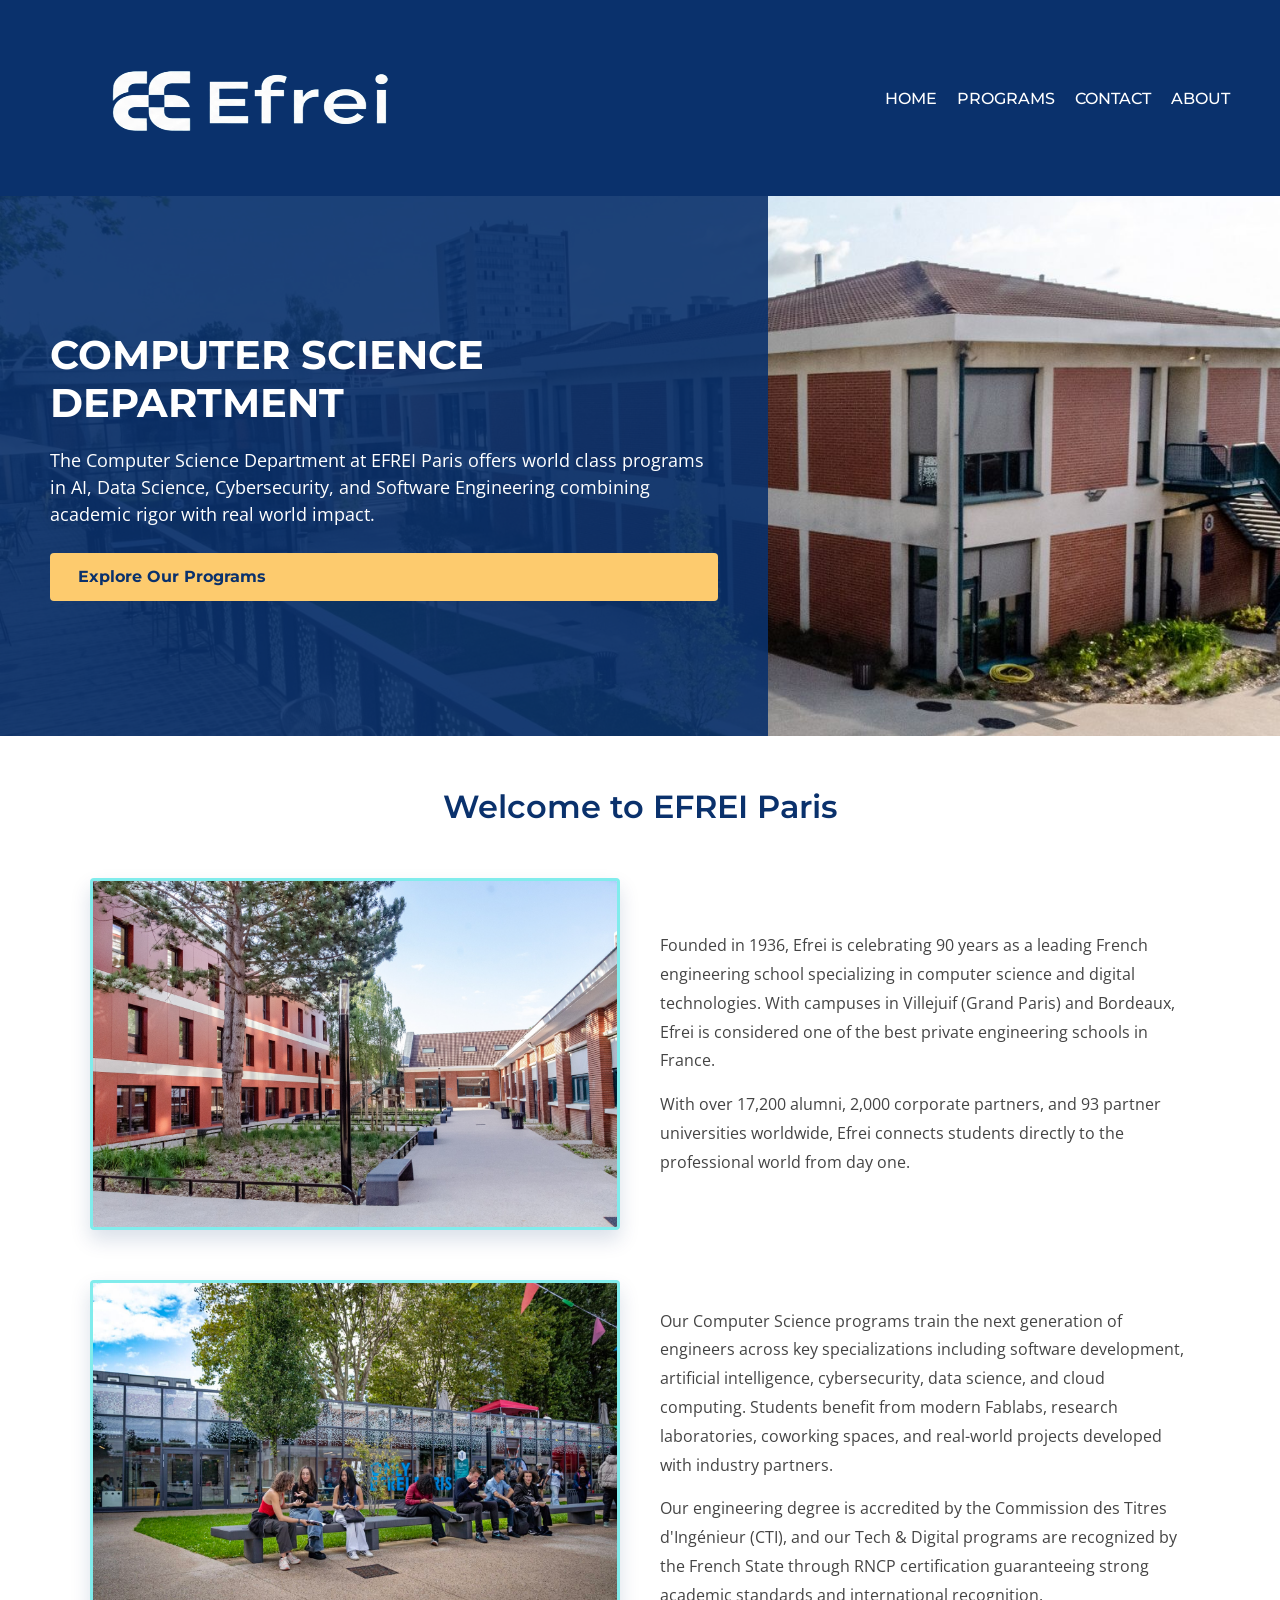
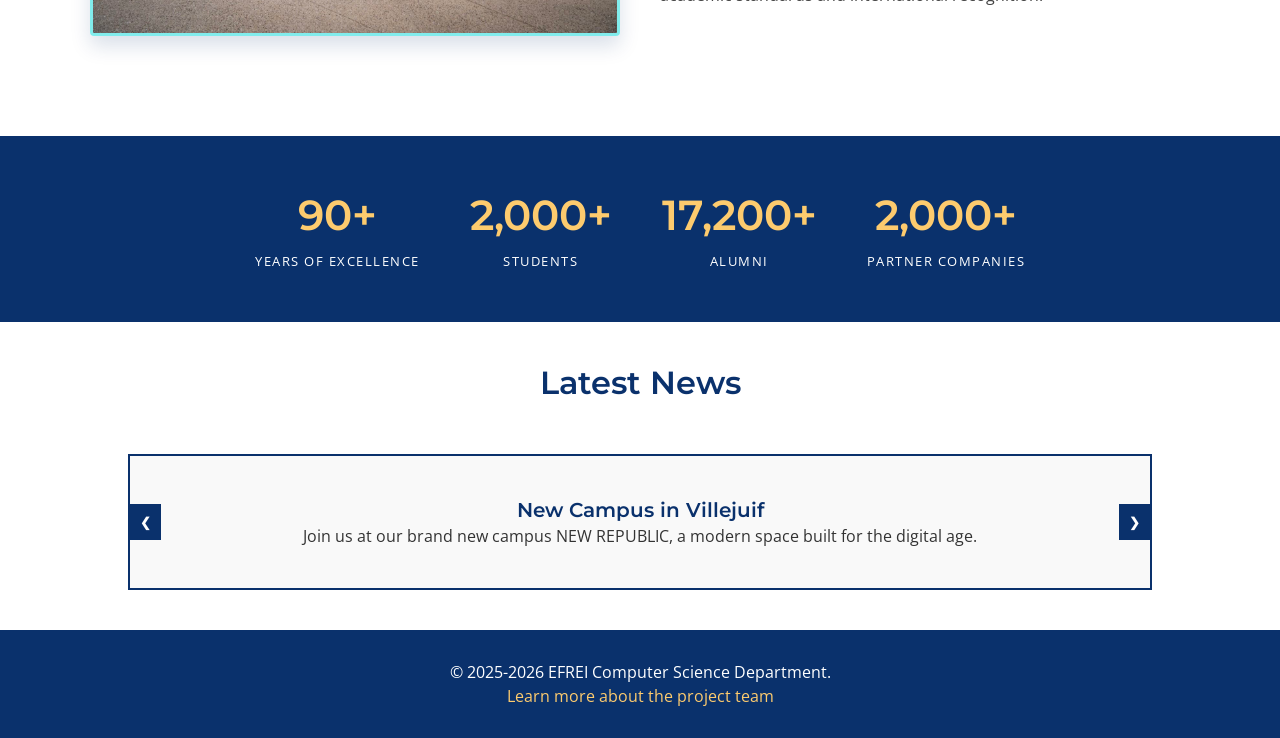
<file: HTML/index.html>
<!DOCTYPE html>
<html lang="en">
<head>
    <meta charset="UTF-8">
    <meta name="viewport" content="width=device-width, initial-scale=1.0">
    <title>Home | EFREI Computer Science</title>
    <link rel="stylesheet" href="../CSS/style.css">
</head>
<body>
    <header>
        <a href="./index.html"><img width="400" height="150" src="../IMG/EFREI_logo.png" alt="EFREI_logo" /></a>
        <nav>
            <ul>
                <li><a href="./index.html">Home</a></li>
                <li><a href="./courses.html">Programs</a></li>
                <li><a href="./contact.html">Contact</a></li>
                <li><a href="./about.html">About</a></li>
            </ul>
        </nav>
    </header>

    <main>

        <!-- Hero Section -->
        <section class="hero">
            <img src="../IMG/efrei-campus.jpg" alt="EFREI Campus" class="hero-img">
            <div class="hero-text-box">
                <h1>COMPUTER SCIENCE DEPARTMENT</h1>
                <p>The Computer Science Department at EFREI Paris offers world class programs in AI, Data Science, Cybersecurity, and Software Engineering combining academic rigor with real world impact.</p>
                <a href="./courses.html" class="hero-btn">Explore Our Programs</a>
            </div>
        </section>
        

        <!-- About Section -->
        <section class="main-info">
            <h2>Welcome to EFREI Paris</h2>

            <div class="content-row img-right">
                <div class="text-container">
                    <p>
                        Founded in 1936, Efrei is celebrating 90 years as a leading French engineering school specializing in computer science and digital technologies. With campuses in Villejuif (Grand Paris) and Bordeaux, Efrei is considered one of the best private engineering schools in France.
                    </p>
                    <p>
                        With over 17,200 alumni, 2,000 corporate partners, and 93 partner universities worldwide, Efrei connects students directly to the professional world from day one.
                    </p>
                </div>
                <div class="img-container">
                    <img src="../IMG/campus-garden.png" alt="EFREI Campus Garden">
                </div>
            </div>

            <div class="content-row img-left">
                <div class="img-container">
                    <img src="../IMG/efrei-programs.jpg" alt="EFREI Programs">
                </div>
                <div class="text-container">
                    <p>
                        Our Computer Science programs train the next generation of engineers across key specializations including software development, artificial intelligence, cybersecurity, data science, and cloud computing. Students benefit from modern Fablabs, research laboratories, coworking spaces, and real-world projects developed with industry partners.
                    </p>
                    <p>
                        Our engineering degree is accredited by the Commission des Titres d'Ingénieur (CTI), and our Tech &amp; Digital programs are recognized by the French State through RNCP certification guaranteeing strong academic standards and international recognition.
                    </p>
                </div>
            </div>
        </section>

        <!-- Key Stats -->
        <div class="stats-section">
            <div class="stat-card">
                <h3>90+</h3>
                <p>Years of Excellence</p>
            </div>
            <div class="stat-card">
                <h3>2,000+</h3>
                <p>Students</p>
            </div>
            <div class="stat-card">
                <h3>17,200+</h3>
                <p>Alumni</p>
            </div>
            <div class="stat-card">
                <h3>2,000+</h3>
                <p>Partner Companies</p>
            </div>
        </div>

        <!-- News Slider -->
        <section aria-labelledby="news-heading">
            <h2 id="news-heading" class="center-text news-heading">Latest News</h2>
            <div class="image-slider">
                <div class="slider-track">
                    <div class="slide">
                        <h3>New Campus in Villejuif</h3>
                        <p>Join us at our brand new campus NEW REPUBLIC, a modern space built for the digital age.</p>
                    </div>
                    <div class="slide">
                        <h3>Upcoming Hackathon 2026</h3>
                        <p>Compete with students from all departments, showcase your skills and win amazing rewards.</p>
                    </div>
                    <div class="slide">
                        <h3>EFREI Ranked #1 Again</h3>
                        <p>EFREI confirmed as the #1 private computer engineering school in France by L'Étudiant.</p>
                    </div>
                </div>
                <div class="slider-buttons">
                    <button class="slider-btn" id="btn-prev">&#10094;</button>
                    <button class="slider-btn" id="btn-next">&#10095;</button>
                </div>
            </div>
        </section>

    </main>

    <footer>
        <p>&copy; 2025-2026 EFREI Computer Science Department.</p>
        <p><a href="about.html">Learn more about the project team</a></p>
    </footer>
    <script src="../JS/script.js"></script>
</body>
</html>
</file>
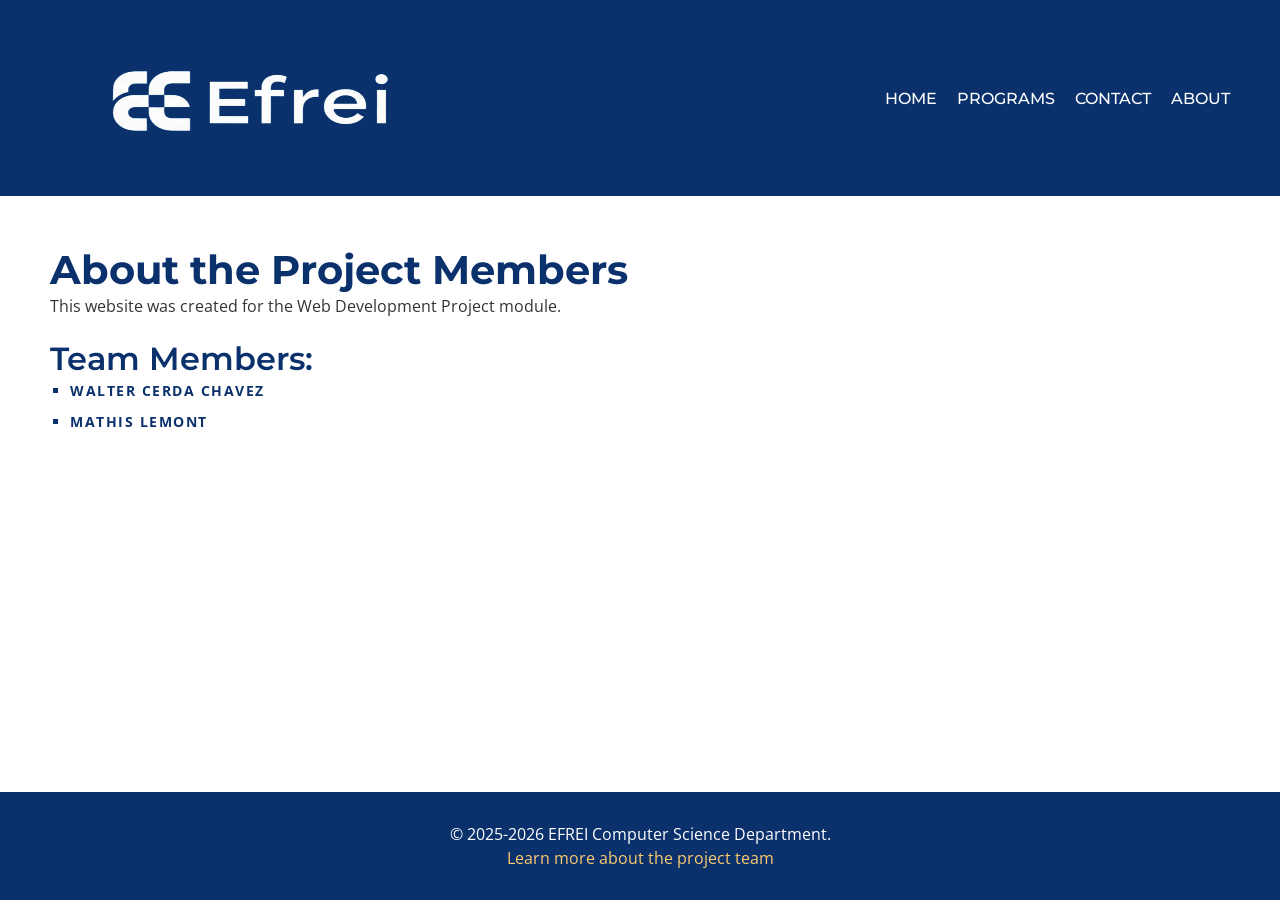
<file: HTML/about.html>
<!DOCTYPE html>
<html lang="en">
<head>
    <meta charset="UTF-8">
    <meta name="viewport" content="width=device-width, initial-scale=1.0">
    <title>About | Project Team</title>
    <link rel="stylesheet" href="../CSS/style.css">
</head>
<body>
    <header>
        <a href="./index.html"><img width="400" height="150" src="../IMG/EFREI_logo.png" alt="EFREI_logo" /></a>
        <nav>
            <ul>
                <li><a href="./index.html">Home</a></li>
                <li><a href="./courses.html">Programs</a></li>
                <li><a href="./contact.html">Contact</a></li>
                <li><a href="./about.html">About</a></li>
            </ul>
        </nav>
    </header>

    <main class="main-container">
        <h1>About the Project Members</h1>
        <p>This website was created for the Web Development Project module.</p>

        <div class="team-box">
            <h2>Team Members:</h2>
            <ul class="student-list">
                <li><strong>Walter Cerda Chavez</strong></li>
                <li><strong>Mathis Lemont</strong></li>
            </ul>
        </div>
    </main>

    <footer>
        <p>&copy; 2025-2026 EFREI Computer Science Department.</p>
        <p><a href="about.html">Learn more about the project team</a></p>
    </footer>
    <script src="../JS/script.js"></script>
</body>
</html>
</file>
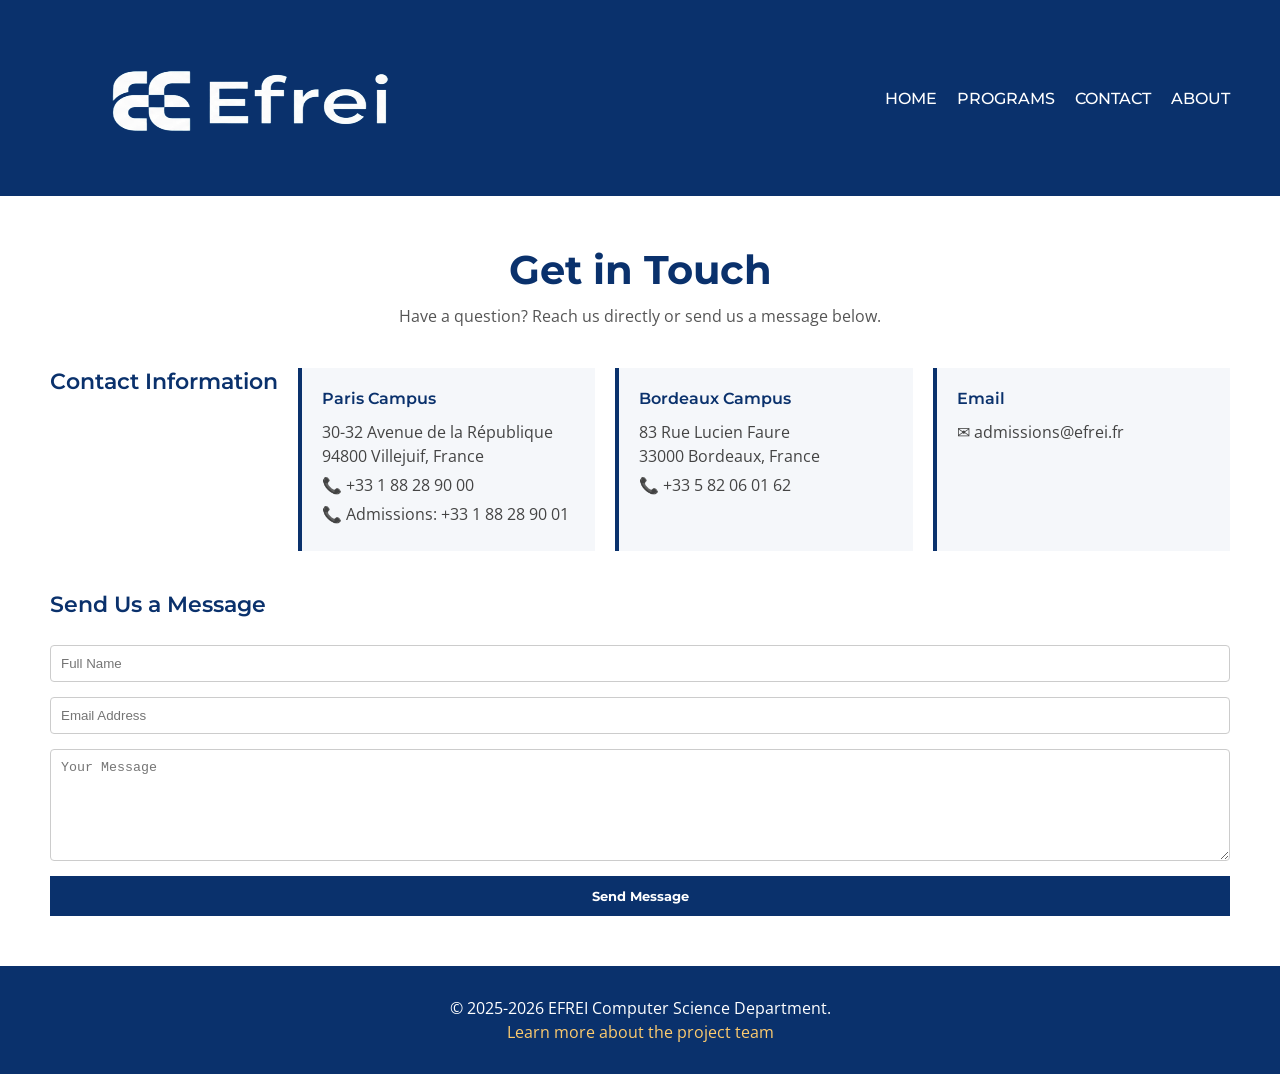
<file: HTML/contact.html>
<!DOCTYPE html>
<html lang="en">
<head>
    <meta charset="UTF-8">
    <meta name="viewport" content="width=device-width, initial-scale=1.0">
    <title>Contact | EFREI Computer Science</title>
    <link rel="stylesheet" href="../CSS/style.css">
</head>
<body>
    <header>
        <a href="./index.html"><img width="400" height="150" src="../IMG/EFREI_logo.png" alt="EFREI_logo" /></a>
        <nav>
            <ul>
                <li><a href="./index.html">Home</a></li>
                <li><a href="./courses.html">Programs</a></li>
                <li><a href="./contact.html">Contact</a></li>
                <li><a href="./about.html">About</a></li>
            </ul>
        </nav>
    </header>

    <main class="main-container">
        <h1 class="center-text">Get in Touch</h1>
        <p class="center-text page-subtitle">Have a question? Reach us directly or send us a message below.</p>

        <div class="contact-layout">

            <!-- Contact Info -->
            <div class="contact-info">
                <h2>Contact Information</h2>

                <div class="contact-block">
                    <h3>Paris Campus</h3>
                    <p>30-32 Avenue de la R&#233;publique<br>94800 Villejuif, France</p>
                    <p>&#128222; +33 1 88 28 90 00</p>
                    <p>&#128222; Admissions: +33 1 88 28 90 01</p>
                </div>

                <div class="contact-block">
                    <h3>Bordeaux Campus</h3>
                    <p>83 Rue Lucien Faure<br>33000 Bordeaux, France</p>
                    <p>&#128222; +33 5 82 06 01 62</p>
                </div>

                <div class="contact-block">
                    <h3>Email</h3>
                    <p>&#9993; admissions@efrei.fr</p>
                </div>
            </div>

            <!-- Message Form -->
            <div class="contact-form">
                <h2>Send Us a Message</h2>
                <form id="msg-form">
                    <label for="user-name" class="visually-hidden">Full Name</label>
                    <input type="text" id="user-name" name="full-name" placeholder="Full Name" required>
                    <label for="user-email" class="visually-hidden">Email Address</label>
                    <input type="email" id="user-email" name="email" placeholder="Email Address" required>
                    <label for="user-message" class="visually-hidden">Your Message</label>
                    <textarea id="user-message" name="message" rows="6" placeholder="Your Message" required></textarea>
                    <button type="submit">Send Message</button>
                </form>
            </div>

        </div>
    </main>

    <footer>
        <p>&copy; 2025-2026 EFREI Computer Science Department.</p>
        <p><a href="about.html">Learn more about the project team</a></p>
    </footer>
    <script src="../JS/script.js"></script>
</body>
</html>
</file>
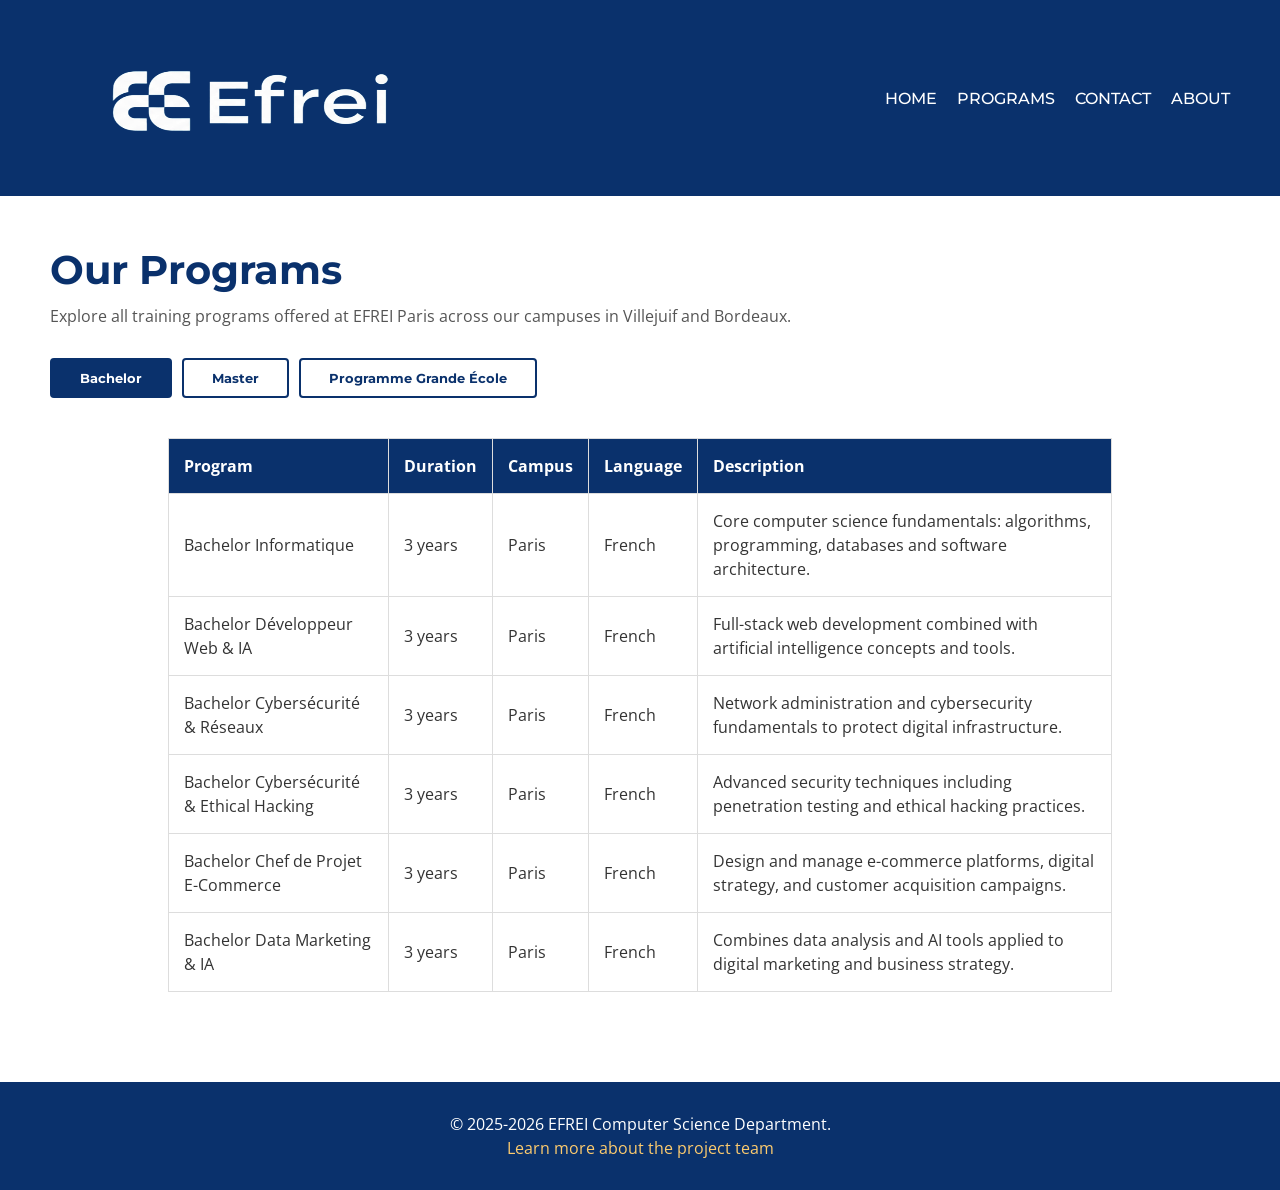
<file: HTML/courses.html>
<!DOCTYPE html>
<html lang="en">
<head>
    <meta charset="UTF-8">
    <meta name="viewport" content="width=device-width, initial-scale=1.0">
    <title>Programs | EFREI Computer Science</title>
    <link rel="stylesheet" href="../CSS/style.css">
</head>
<body>
    <header>
        <a href="./index.html"><img width="400" height="150" src="../IMG/EFREI_logo.png" alt="EFREI_logo" /></a>
        <nav>
            <ul>
                <li><a href="./index.html">Home</a></li>
                <li><a href="./courses.html">Programs</a></li>
                <li><a href="./contact.html">Contact</a></li>
                <li><a href="./about.html">About</a></li>
            </ul>
        </nav>
    </header>

    <main class="main-container">
        <h1>Our Programs</h1>
        <p class="page-subtitle">Explore all training programs offered at EFREI Paris across our campuses in Villejuif and Bordeaux.</p>

        <!-- Tab Buttons -->
        <div class="tab-buttons">
            <button class="tab-btn active" data-tab="bachelor">Bachelor</button>
            <button class="tab-btn" data-tab="mastere">Master</button>
            <button class="tab-btn" data-tab="grandecole">Programme Grande École</button>
        </div>

        <!-- Bachelor Table -->
        <div class="tab-content" id="bachelor">
            <table>
                <thead>
                    <tr>
                        <th>Program</th>
                        <th>Duration</th>
                        <th>Campus</th>
                        <th>Language</th>
                        <th>Description</th>
                    </tr>
                </thead>
                <tbody>
                    <tr>
                        <td>Bachelor Informatique</td>
                        <td>3 years</td>
                        <td>Paris</td>
                        <td>French</td>
                        <td>Core computer science fundamentals: algorithms, programming, databases and software architecture.</td>
                    </tr>
                    <tr>
                        <td>Bachelor Développeur Web & IA</td>
                        <td>3 years</td>
                        <td>Paris</td>
                        <td>French</td>
                        <td>Full-stack web development combined with artificial intelligence concepts and tools.</td>
                    </tr>
                    <tr>
                        <td>Bachelor Cybersécurité & Réseaux</td>
                        <td>3 years</td>
                        <td>Paris</td>
                        <td>French</td>
                        <td>Network administration and cybersecurity fundamentals to protect digital infrastructure.</td>
                    </tr>
                    <tr>
                        <td>Bachelor Cybersécurité & Ethical Hacking</td>
                        <td>3 years</td>
                        <td>Paris</td>
                        <td>French</td>
                        <td>Advanced security techniques including penetration testing and ethical hacking practices.</td>
                    </tr>
                    <tr>
                        <td>Bachelor Chef de Projet E-Commerce</td>
                        <td>3 years</td>
                        <td>Paris</td>
                        <td>French</td>
                        <td>Design and manage e-commerce platforms, digital strategy, and customer acquisition campaigns.</td>
                    </tr>
                    <tr>
                        <td>Bachelor Data Marketing & IA</td>
                        <td>3 years</td>
                        <td>Paris</td>
                        <td>French</td>
                        <td>Combines data analysis and AI tools applied to digital marketing and business strategy.</td>
                    </tr>
                </tbody>
            </table>
        </div>

        <!-- Masters Table -->
        <div class="tab-content hidden" id="mastere">
            <table>
                <thead>
                    <tr>
                        <th>Program</th>
                        <th>Duration</th>
                        <th>Campus</th>
                        <th>Language</th>
                        <th>Description</th>
                    </tr>
                </thead>
                <tbody>
                    <tr>
                        <td>Master Cybersécurité</td>
                        <td>2 years</td>
                        <td>Paris</td>
                        <td>French</td>
                        <td>Advanced cybersecurity management, threat analysis, and security architecture for enterprises.</td>
                    </tr>
                    <tr>
                        <td>Master Cybersécurité & Management</td>
                        <td>2 years</td>
                        <td>Paris</td>
                        <td>French</td>
                        <td>Combines deep security expertise with management and team leadership skills.</td>
                    </tr>
                    <tr>
                        <td>Master Data Engineering & IA</td>
                        <td>2 years</td>
                        <td>Paris</td>
                        <td>French</td>
                        <td>Design and deploy large-scale data pipelines and AI-powered systems for the industry.</td>
                    </tr>
                    <tr>
                        <td>Master Dev. Manager Full Stack</td>
                        <td>2 years</td>
                        <td>Paris</td>
                        <td>French</td>
                        <td>Full-stack development and technical team management for complex software projects.</td>
                    </tr>
                    <tr>
                        <td>Master Management, Data & IA</td>
                        <td>2 years</td>
                        <td>Paris</td>
                        <td>French</td>
                        <td>Decision-making and business management driven by data analytics and artificial intelligence.</td>
                    </tr>
                    <tr>
                        <td>Master UX Design</td>
                        <td>2 years</td>
                        <td>Paris</td>
                        <td>French</td>
                        <td>User experience research, interface design, and product thinking for digital products.</td>
                    </tr>
                    <tr>
                        <td>Master Green IT</td>
                        <td>2 years</td>
                        <td>Paris</td>
                        <td>French</td>
                        <td>Sustainable IT practices, eco-design of digital services, and responsible tech governance.</td>
                    </tr>
                    <tr>
                        <td>Master Communication & Stratégie Digitale</td>
                        <td>2 years</td>
                        <td>Paris</td>
                        <td>French</td>
                        <td>Digital communication strategy, content creation, SEO/SEA, and social media management.</td>
                    </tr>
                </tbody>
            </table>
        </div>

        <!-- Programme Grande École Tab -->
        <div class="tab-content hidden" id="grandecole">

            <!-- Cycle Prépa -->
            <h2 class="cycle-title">Cycle Préparatoire</h2>
            <table>
                <thead>
                    <tr>
                        <th>Program</th>
                        <th>Duration</th>
                        <th>Campus</th>
                        <th>Language</th>
                        <th>Description</th>
                    </tr>
                </thead>
                <tbody>
                    <tr>
                        <td>Prépa Scientifique</td>
                        <td>2 years</td>
                        <td>Paris, Bordeaux</td>
                        <td>French</td>
                        <td>Standard preparatory track with a strong focus on mathematics, physics, and computer science fundamentals.</td>
                    </tr>
                    <tr>
                        <td>Prépa Scientifique (English)</td>
                        <td>2 years</td>
                        <td>Paris</td>
                        <td>English</td>
                        <td>Same scientific curriculum as the standard track but delivered entirely in English for international students.</td>
                    </tr>
                    <tr>
                        <td>Prépa Bio & Numérique</td>
                        <td>2 years</td>
                        <td>Paris</td>
                        <td>French</td>
                        <td>Preparatory track combining biology, digital sciences, and engineering foundations for life sciences profiles.</td>
                    </tr>
                    <tr>
                        <td>Prépa PLUS</td>
                        <td>2 years</td>
                        <td>Paris</td>
                        <td>French</td>
                        <td>Adapted preparatory path with additional academic support for students entering with diverse scientific profiles.</td>
                    </tr>
                </tbody>
            </table>
            
            <!-- Cycle Ingénieur -->
            <h2 class="cycle-title">Cycle Ingénieur</h2>
            <table>
                <thead>
                    <tr>
                        <th>Specialization</th>
                        <th>Duration</th>
                        <th>Campus</th>
                        <th>Language</th>
                        <th>Description</th>
                    </tr>
                </thead>
                <tbody>
                    <tr>
                        <td>Information Technology</td>
                        <td>3 years</td>
                        <td>Paris, Bordeaux</td>
                        <td>French</td>
                        <td>Generalist computer engineering track covering software, systems, and digital infrastructure.</td>
                    </tr>
                    <tr>
                        <td>Security & Networks</td>
                        <td>3 years</td>
                        <td>Paris, Bordeaux</td>
                        <td>French</td>
                        <td>Network engineering and advanced cybersecurity specialization for enterprise environments.</td>
                    </tr>
                    <tr>
                        <td>Data Science</td>
                        <td>3 years</td>
                        <td>Paris, Bordeaux</td>
                        <td>English</td>
                        <td>Machine learning, big data, statistical modeling, and AI-driven business intelligence.</td>
                    </tr>
                    <tr>
                        <td>Embedded Systems</td>
                        <td>3 years</td>
                        <td>Paris</td>
                        <td>French</td>
                        <td>Design and programming of embedded systems, IoT devices, and real-time operating environments.</td>
                    </tr>
                </tbody>
            </table>
            <p class="note">ING1 includes a mandatory international semester. Entry from CPGE, DUT/BUT, or parallel admissions.</p>

        </div>

    </main>

    <footer>
        <p>&copy; 2025-2026 EFREI Computer Science Department.</p>
        <p><a href="about.html">Learn more about the project team</a></p>
    </footer>
    <script src="../JS/script.js"></script>
</body>
</html>
</file>
<file: CSS/style.css>
/* Google Fonts: Montserrat for headings, Open Sans for body text */
@import url('https://fonts.googleapis.com/css2?family=Montserrat:wght@500;600;700&family=Open+Sans:wght@300;400&display=swap');

/* Global color variables */
:root {
    --main-blue: #0A316C;
    --white: #FFFFFF;
    --light-blue: #81ECEC;
    --yellow: #FDCB6E;
}

/* Remove default browser margin/padding on all elements */
* {
    margin: 0;
    padding: 0;
    box-sizing: border-box;
}

/* Base body styles — flex column so footer sticks to bottom */
body {
    font-family: 'Open Sans', sans-serif;
    font-weight: 400;
    font-size: 16px;
    line-height: 1.5;
    background-color: var(--white);
    color: #333;
    display: flex;
    flex-direction: column;
    min-height: 100vh;
}

/* All headings use Montserrat and the main blue color */
h1, h2, h3, h4 {
    font-family: 'Montserrat', sans-serif;
    color: var(--main-blue);
}

h1 {
    font-size: 40px;
    font-weight: 700;
    line-height: 1.2;
}

h2 {
    font-size: 32px;
    font-weight: 600;
    line-height: 1.3;
}

h3 {
    font-size: 20px;
    font-weight: 600;
    line-height: 1.4;
}

/* HEADER & NAVIGATION*/

header {
    background-color: var(--main-blue);
    padding: 20px 50px;
    display: flex;
    justify-content: space-between;
    align-items: center;
}

nav ul {
    list-style: none;
    display: flex;
    gap: 20px;
}

nav ul li a {
    color: var(--white);
    text-decoration: none;
    font-family: 'Montserrat', sans-serif;
    font-weight: 500;
    text-transform: uppercase;
    transition: color 0.3s ease;
}

nav ul li a:hover {
    color: var(--yellow);
}

/*HERO (index.html)*/

/* Hero container — relative so the image and text box can overlap */
.hero {
    position: relative;
    height: 60vh;
    display: flex;
    align-items: center;
    overflow: hidden;
}

/* Background photo fills the entire hero area */
.hero-img {
    position: absolute;
    top: 0;
    left: 0;
    width: 100%;
    height: 100%;
    object-fit: cover;
    z-index: 0;
}

/* Blue semi-transparent overlay on the left side with the title */
.hero-text-box {
    position: absolute;
    top: 0;
    left: 0;
    width: 60%;
    height: 100%;
    background-color: rgba(10, 49, 108, 0.9);
    display: flex;
    flex-direction: column;
    justify-content: center;
    padding: 0 50px;
    z-index: 1;
}

.hero-text-box h1 {
    color: var(--white);
    margin-bottom: 20px;
}

.hero-text-box p {
    color: var(--white);
    font-size: 18px;
}

/* CTA button inside the hero */
.hero-btn {
    display: inline-block;
    margin-top: 25px;
    padding: 12px 28px;
    background-color: var(--yellow);
    color: var(--main-blue);
    font-family: 'Montserrat', sans-serif;
    font-weight: 700;
    text-decoration: none;
    border-radius: 4px;
    transition: background-color 0.3s;
}

.hero-btn:hover {
    background-color: var(--light-blue);
}

/* ABOUT SECTION (index.html)*/

.main-info {
    max-width: 1200px;
    margin: 0 auto;
    padding: 50px;
}

.main-info h2 {
    text-align: center;
    margin-bottom: 50px;
}

/* Each row alternates image left/right using flex-direction */
.content-row {
    display: flex;
    align-items: center;
    gap: 40px;
    margin-bottom: 50px;
}

.content-row.img-right {
    flex-direction: row-reverse;
}

.content-row.img-left {
    flex-direction: row;
}

.text-container {
    flex: 1;
}

.text-container p {
    font-size: 16px;
    line-height: 1.8;
    color: #444;
}

.text-container p + p {
    margin-top: 15px;
}

.img-container {
    flex: 1;
}

.img-container img {
    width: 100%;
    height: auto;
    border-radius: 4px;
    box-shadow: 0 10px 20px rgba(10, 49, 108, 0.15);
    border: 3px solid var(--light-blue);
    display: block;
}

/*STATS SECTION (index.html)*/

.stats-section {
    display: flex;
    justify-content: center;
    gap: 50px;
    padding: 50px;
    background-color: var(--main-blue);
    flex-wrap: wrap;
}

.stat-card {
    text-align: center;
    color: var(--white);
}

/* Large number in yellow */
.stat-card h3 {
    font-size: 42px;
    color: var(--yellow);
    margin-bottom: 8px;
}

.stat-card p {
    font-size: 13px;
    text-transform: uppercase;
    letter-spacing: 1.5px;
    color: var(--white);
}

/*NEWS SLIDER (index.html) */

.image-slider {
    width: 80%;
    margin: 40px auto;
    position: relative;
    overflow: hidden;
    border: 2px solid var(--main-blue);
}

/* All slides sit in a row; JS moves this track left/right */
.slider-track {
    display: flex;
    transition: transform 0.5s ease;
}

/* Each slide takes the full width of the slider */
.slide {
    min-width: 100%;
    padding: 40px;
    text-align: center;
    background: #f9f9f9;
}

/* Prev/Next buttons centered vertically over the slider */
.slider-buttons {
    position: absolute;
    top: 50%;
    width: 100%;
    display: flex;
    justify-content: space-between;
    transform: translateY(-50%);
}

.slider-btn {
    background: var(--main-blue);
    color: white;
    border: none;
    padding: 10px;
    cursor: pointer;
}

/*SHARED UTILITIES*/

/* Generic page wrapper with padding */
.main-container {
    padding: 50px;
}

.center-text {
    text-align: center;
}

.news-heading {
    padding: 40px 0 10px;
}

.visually-hidden {
    position: absolute;
    width: 1px;
    height: 1px;
    margin: -1px;
    padding: 0;
    border: 0;
    overflow: hidden;
    clip: rect(0, 0, 0, 0);
    white-space: nowrap;
}

/* Generic form styles used on contact page */
form {
    width: 50%;
    margin: 40px auto;
    display: flex;
    flex-direction: column;
    gap: 15px;
}

input, textarea {
    padding: 10px;
    border: 1px solid #ccc;
    border-radius: 4px;
}

/* Default button style used by form submit and slider arrows */
button {
    padding: 12px;
    background-color: var(--main-blue);
    color: var(--white);
    border: none;
    font-family: 'Montserrat', sans-serif;
    font-weight: 700;
    cursor: pointer;
    transition: 0.3s;
}

button:hover {
    background-color: var(--light-blue);
    color: var(--main-blue);
}

/*FOOTER*/

/* margin-top: auto pushes footer to the bottom of the page */
footer {
    background-color: var(--main-blue);
    color: var(--white);
    padding: 30px;
    text-align: center;
    margin-top: auto;
}

footer a {
    color: var(--yellow);
    text-decoration: none;
}

/*PROGRAMS PAGE (courses.html)*/

.page-subtitle {
    color: #555;
    margin: 10px 0 30px;
}

.tab-buttons {
    display: flex;
    gap: 10px;
    margin-bottom: 25px;
    flex-wrap: wrap;
}

.tab-btn {
    padding: 10px 28px;
    background-color: var(--white);
    color: var(--main-blue);
    border: 2px solid var(--main-blue);
    font-family: 'Montserrat', sans-serif;
    font-weight: 700;
    cursor: pointer;
    border-radius: 4px;
    transition: 0.3s;
}

.tab-btn:hover,
.tab-btn.active {
    background-color: var(--main-blue);
    color: var(--white);
}

/* Hides inactive tab content */
.hidden {
    display: none;
}

/* Table styles shared by all program tables */
table {
    width: 80%;
    margin: 40px auto;
    border-collapse: collapse;
}

th, td {
    padding: 15px;
    border: 1px solid #ddd;
    text-align: left;
}

th {
    background-color: var(--main-blue);
    color: var(--white);
}

.note {
    margin-top: 15px;
    font-size: 14px;
    color: #666;
    font-style: italic;
}

/* Separates the two cycles inside Programme Grande École */
.cycle-title {
    margin-top: 40px;
    padding-bottom: 8px;
    border-bottom: 2px solid var(--main-blue);
}

/*CONTACT PAGE (contact.html)*/

/* Stacks contact info blocks above the message form */
.contact-layout {
    display: flex;
    flex-direction: column;
    gap: 40px;
    margin-top: 40px;
}

.contact-info h2,
.contact-form h2 {
    font-size: 22px;
    margin-bottom: 25px;
}

/* Contact blocks sit side by side in a row */
.contact-info {
    display: flex;
    gap: 20px;
    flex-wrap: wrap;
}

.contact-block {
    flex: 1;
    min-width: 200px;
    padding: 20px;
    border-left: 4px solid var(--main-blue);
    background-color: #f5f7fa;
}

.contact-block h3 {
    font-size: 16px;
    font-family: 'Montserrat', sans-serif;
    color: var(--main-blue);
    margin-bottom: 10px;
}

.contact-block p {
    margin-bottom: 5px;
    color: #444;
}

/* Override the default centered form width inside contact layout */
.contact-form form {
    width: 100%;
    margin: 0;
}

/*ABOUT PAGE (about.html)*/

.student-list {
    list-style-type: square;
    padding-left: 20px;
}

.student-list li {
    font-size: 14px;
    text-transform: uppercase;
    font-weight: 300;
    letter-spacing: 1.5px;
    margin-bottom: 10px;
    color: var(--main-blue);
}

.team-box {
    margin-top: 20px;
}

/*RESPONSIVE*/

@media (max-width: 768px) {
    /* Hero text fills the full width on small screens */
    .hero-text-box {
        width: 100%;
    }

    /* Stack image/text rows vertically on mobile */
    .content-row.img-left,
    .content-row.img-right {
        flex-direction: column;
        text-align: center;
    }

    form, table {
        width: 90%;
    }
}
</file>
